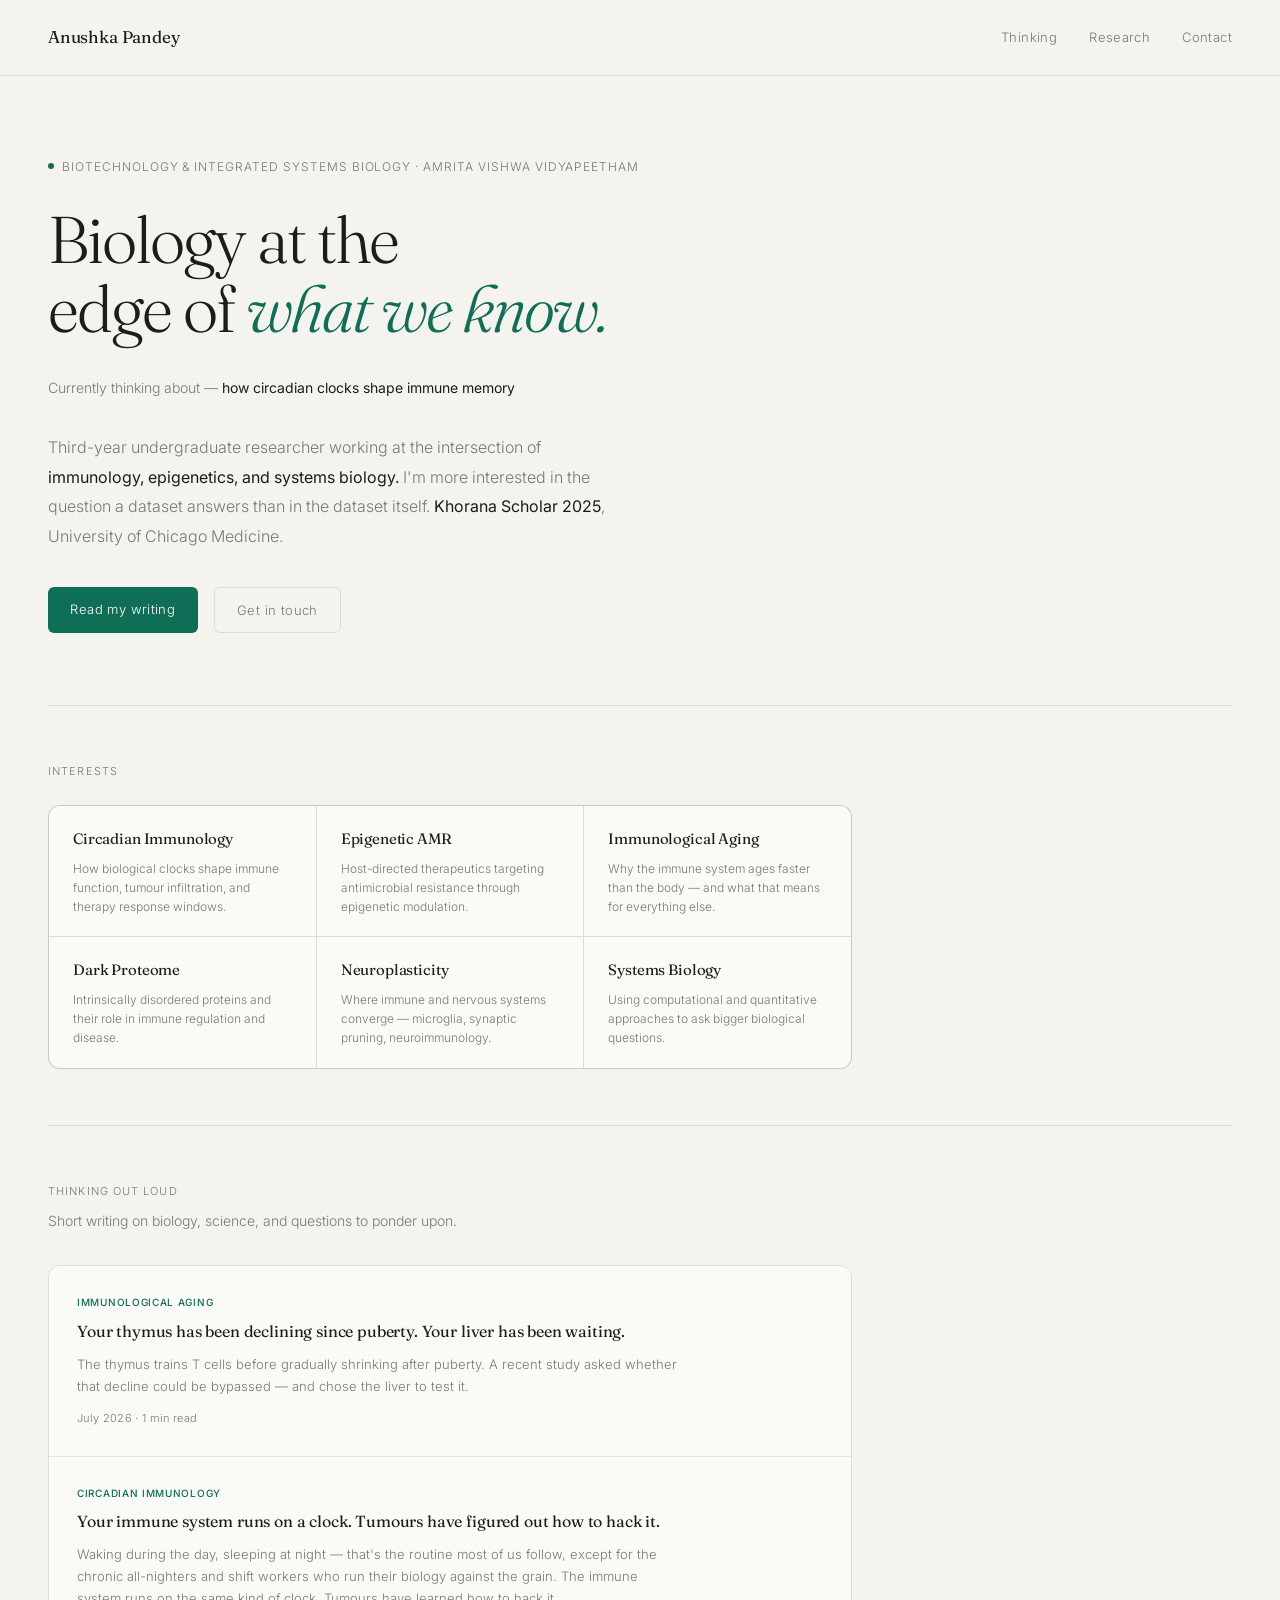
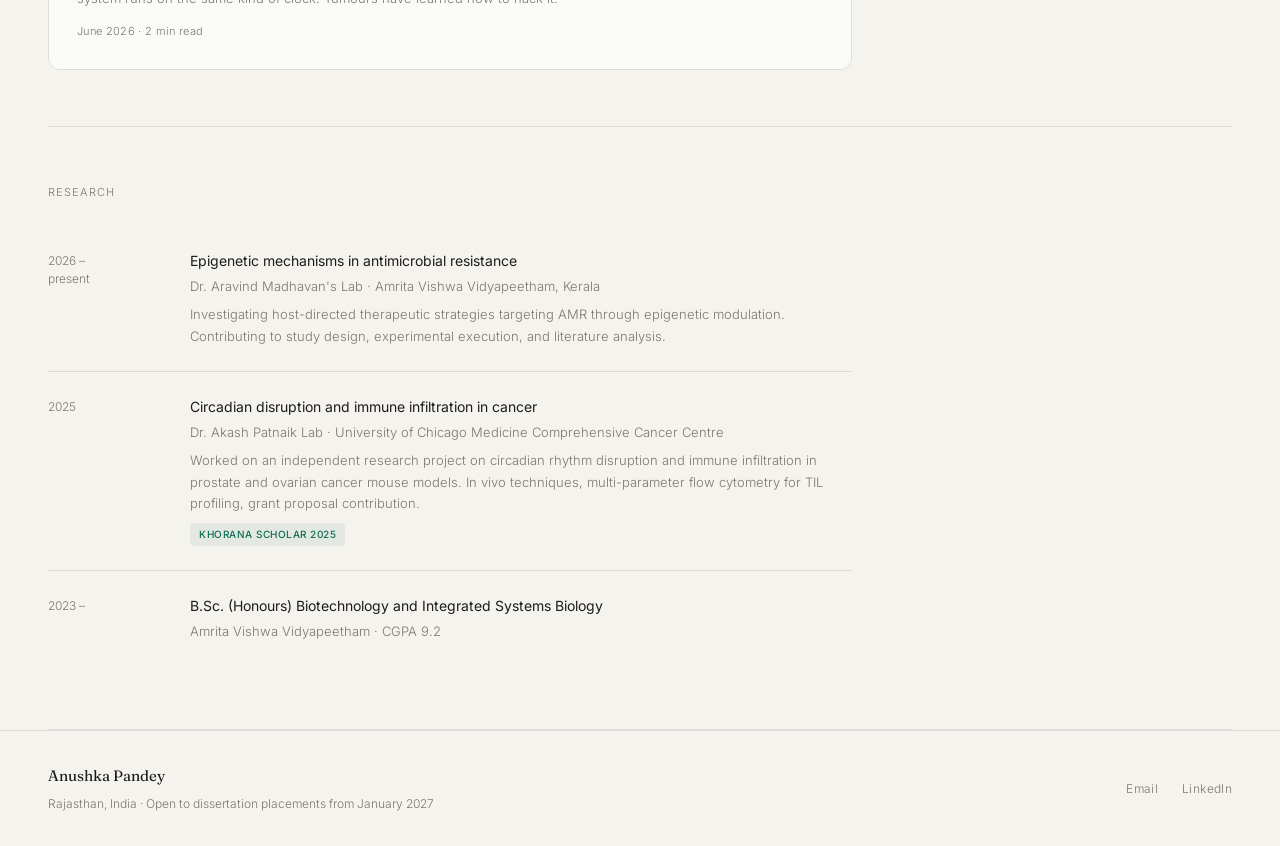
<file: index.html>
<!DOCTYPE html>
<html lang="en">
<head>
  <meta charset="UTF-8" />
  <meta name="viewport" content="width=device-width, initial-scale=1.0" />
  <meta name="description" content="Anushka Pandey — Biotechnology and Systems Biology researcher. Writing on immunology, epigenetics, circadian biology, and the edges of what we know." />
  <title>Anushka Pandey</title>
  <link rel="stylesheet" href="style.css" />
  <link href="https://fonts.googleapis.com/css2?family=Fraunces:ital,opsz,wght@0,9..144,300;0,9..144,400;1,9..144,300&family=Inter:wght@300;400;500&display=swap" rel="stylesheet" />
</head>
<body>

  <!-- ============ NAV ============ -->
  <nav>
    <a href="/" class="nav-name">Anushka Pandey</a>
    <ul class="nav-links">
      <li><a href="#thinking">Thinking</a></li>
      <li><a href="#research">Research</a></li>
      <li><a href="#contact">Contact</a></li>
    </ul>
    <button class="nav-toggle" aria-label="Open menu" onclick="toggleMenu()">&#9776;</button>
  </nav>

  <div class="mobile-menu" id="mobileMenu">
    <a href="#thinking" onclick="toggleMenu()">thinking</a>
    <a href="#research" onclick="toggleMenu()">research</a>
    <a href="#contact" onclick="toggleMenu()">contact</a>
  </div>

  <!-- ============ HERO ============ -->
  <section class="hero">
    <p class="eyebrow"><span class="dot"></span>Biotechnology &amp; Integrated Systems Biology · Amrita Vishwa Vidyapeetham</p>
    <h1 class="hero-name">Biology at the<br>edge of <em>what we know.</em></h1>

    <div class="thinking-line">
      <span class="thinking-label">Currently thinking about —&nbsp;</span>
      <div class="rotating-wrap">
        <span class="rotating-text" id="rotating"></span>
      </div>
    </div>

    <p class="hero-bio">
      Third-year undergraduate researcher working at the intersection of
      <strong>immunology, epigenetics, and systems biology.</strong>
     I'm more interested in the question a dataset answers than in the dataset itself.  
      <strong>Khorana Scholar 2025</strong>, University of Chicago Medicine.
 
    </p>

    <div class="hero-cta">
      <a href="#thinking" class="btn-primary">Read my writing</a>
      <a href="mailto:anushka.mpandey03@gmail.com" class="btn-ghost">Get in touch</a>
    </div>
  </section>

  <hr class="divider" />

  <!-- ============ INTERESTS ============ -->
  <section class="section">
    <p class="section-label">Interests</p>
    <div class="interests-grid">
      <div class="interest-cell">
        <p class="interest-topic">Circadian Immunology</p>
        <p class="interest-sub">How biological clocks shape immune function, tumour infiltration, and therapy response windows.</p>
      </div>
      <div class="interest-cell">
        <p class="interest-topic">Epigenetic AMR</p>
        <p class="interest-sub">Host-directed therapeutics targeting antimicrobial resistance through epigenetic modulation.</p>
      </div>
      <div class="interest-cell">
        <p class="interest-topic">Immunological Aging</p>
        <p class="interest-sub">Why the immune system ages faster than the body — and what that means for everything else.</p>
      </div>
      <div class="interest-cell">
        <p class="interest-topic">Dark Proteome</p>
        <p class="interest-sub">Intrinsically disordered proteins and their role in immune regulation and disease.</p>
      </div>
      <div class="interest-cell">
        <p class="interest-topic">Neuroplasticity</p>
        <p class="interest-sub">Where immune and nervous systems converge — microglia, synaptic pruning, neuroimmunology.</p>
      </div>
      <div class="interest-cell">
        <p class="interest-topic">Systems Biology</p>
        <p class="interest-sub">Using computational and quantitative approaches to ask bigger biological questions.</p>
      </div>
    </div>
  </section>

  <hr class="divider" />

  <!-- ============ WRITING ============ -->
  <section class="section" id="thinking">
    <p class="section-label">thinking out loud</p>
    <p class="section-sub">Short writing on biology, science, and questions to ponder upon.</p>
    <div class="writing-stack">

<article class="post-card" onclick="window.location='liver-thymus-aging.html'" style="cursor:pointer;">
  <div class="post-body">
    <p class="post-tag">Immunological Aging</p>
    <h2 class="post-title">Your thymus has been declining since puberty. Your liver has been waiting.</h2>
    <p class="post-preview">The thymus trains T cells before gradually shrinking after puberty. A recent study asked whether that decline could be bypassed — and chose the liver to test it.</p>
    <p class="post-date">July 2026 · 1 min read</p>
  </div>
</article>

  <article class="post-card" onclick="window.location='circadian-immunity.html'" style="cursor:pointer;">
    <div class="post-body">
      <p class="post-tag">Circadian Immunology</p>
      <h2 class="post-title">Your immune system runs on a clock. Tumours have figured out how to hack it.</h2>
      <p class="post-preview">Waking during the day, sleeping at night — that's the routine most of us follow, except for the chronic all-nighters and shift workers who run their biology against the grain. The immune system runs on the same kind of clock. Tumours have learned how to hack it.</p>
      <p class="post-date">June 2026 · 2 min read</p>
    </div>
  </article>

</div>

  
  </section>

  <hr class="divider" />

  <!-- ============ RESEARCH ============ -->
  <section class="section" id="research">
    <p class="section-label">research</p>

    <div class="timeline">
      <div class="timeline-item">
        <div class="timeline-year">2026 –<br>present</div>
        <div class="timeline-content">
          <p class="timeline-title">Epigenetic mechanisms in antimicrobial resistance</p>
          <p class="timeline-where">Dr. Aravind Madhavan's Lab · Amrita Vishwa Vidyapeetham, Kerala</p>
          <p class="timeline-detail">Investigating host-directed therapeutic strategies targeting AMR through epigenetic modulation. Contributing to study design, experimental execution, and literature analysis.</p>
        </div>
      </div>

      <div class="timeline-item">
        <div class="timeline-year">2025</div>
        <div class="timeline-content">
          <p class="timeline-title">Circadian disruption and immune infiltration in cancer</p>
          <p class="timeline-where">Dr. Akash Patnaik Lab · University of Chicago Medicine Comprehensive Cancer Centre</p>
          <p class="timeline-detail">Worked on an independent research project on circadian rhythm disruption and immune infiltration in prostate and ovarian cancer mouse models. In vivo techniques, multi-parameter flow cytometry for TIL profiling, grant proposal contribution.</p>
          <span class="badge">Khorana Scholar 2025</span>
        </div>
      </div>

      <div class="timeline-item">
        <div class="timeline-year">2023 –</div>
        <div class="timeline-content">
          <p class="timeline-title">B.Sc. (Honours) Biotechnology and Integrated Systems Biology</p>
          <p class="timeline-where">Amrita Vishwa Vidyapeetham · CGPA 9.2</p>
         
        </div>
      </div>
    </div>
  </section>

  <hr class="divider" />

  <!-- ============ FOOTER ============ -->
  <footer id="contact">
    <div class="footer-left">
      <p class="footer-name">Anushka Pandey</p>
      <p class="footer-sub">Rajasthan, India · Open to dissertation placements from January 2027</p>
    </div>
    <div class="footer-links">
      <a href="mailto:anushka.mpandey03@gmail.com">Email</a>
      <a href="https://www.linkedin.com/in/anushka-pandey-amp1437" target="_blank" rel="noopener">LinkedIn</a>
      
    </div>
  </footer>

  <script src="script.js"></script>
</body>
</html>
</file>
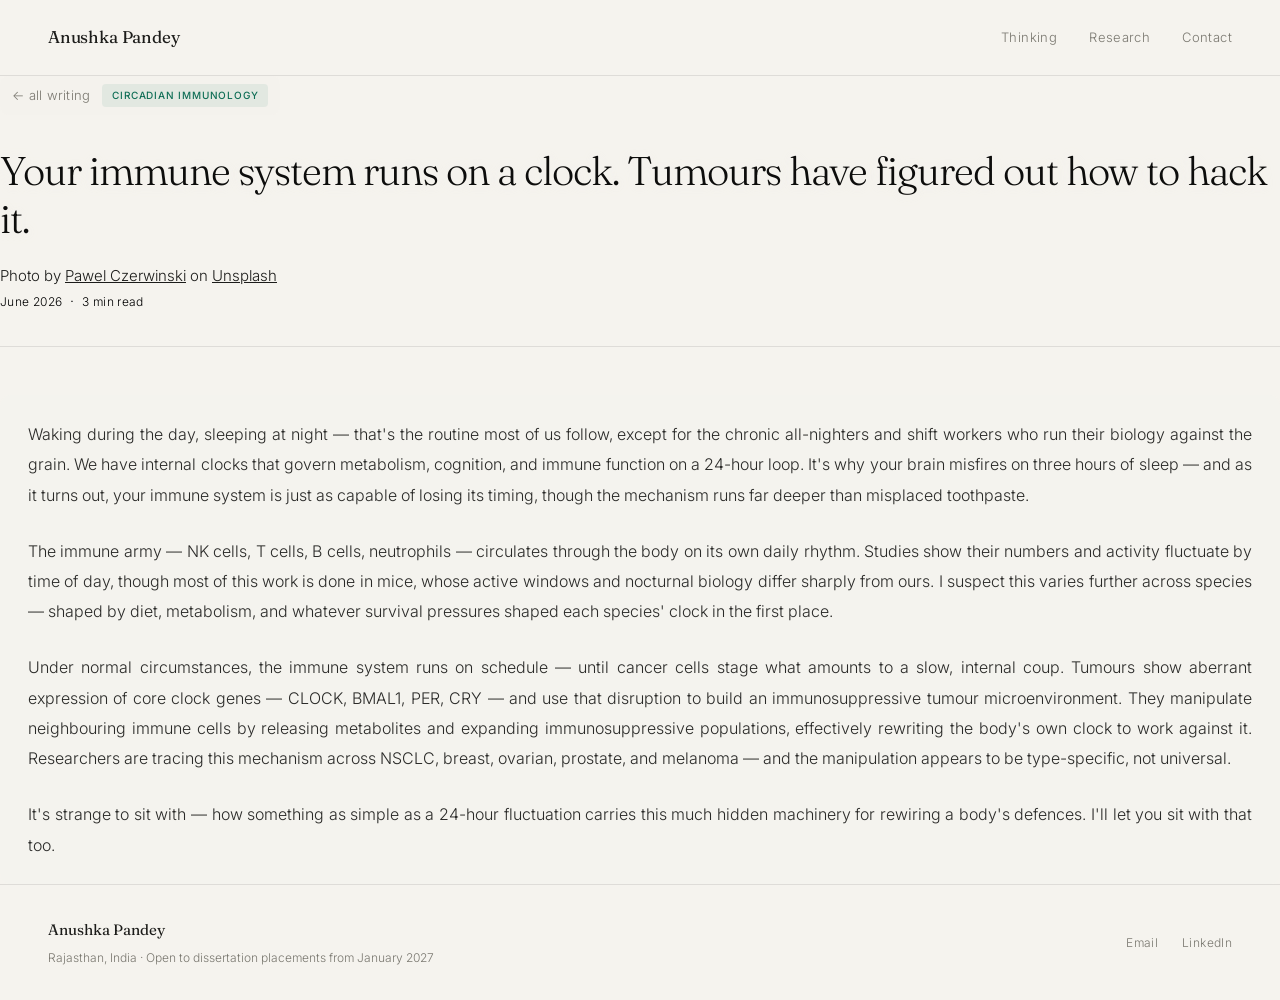
<file: circadian-immunity.html>
<!DOCTYPE html>
<html lang="en">
<head>
  <meta charset="UTF-8" />
  <meta name="viewport" content="width=device-width, initial-scale=1.0" />
  <meta name="description" content="Tumours that grow at night behave differently from tumours that grow during the day. The immune system has a clock — and cancer has figured out how to use it." />
  <title>Your immune system runs on a clock. Tumours have figured out how to hack it. — Anushka Pandey</title>
  <link rel="stylesheet" href="style.css" />
  <link rel="stylesheet" href="post.css" />
  <link href="https://fonts.googleapis.com/css2?family=Fraunces:ital,opsz,wght@0,9..144,300;0,9..144,400;1,9..144,300;1,9..144,400&family=Inter:wght@300;400;500&display=swap" rel="stylesheet" />
</head>
<body>

  <nav>
    <a href="index.html" class="nav-name">Anushka Pandey</a>
    <ul class="nav-links">
      <li><a href="index.html#thinking">Thinking</a></li>
      <li><a href="index.html#research">Research</a></li>
      <li><a href="index.html#contact">Contact</a></li>
    </ul>
    <button class="nav-toggle" aria-label="Open menu" onclick="toggleMenu()">&#9776;</button>
  </nav>

  <div class="mobile-menu" id="mobileMenu">
    <a href="index.html#thinking" onclick="toggleMenu()">thinking</a>
    <a href="index.html#research" onclick="toggleMenu()">research</a>
    <a href="index.html#contact" onclick="toggleMenu()">contact</a>
  </div>

  <main class="post-main" style="background-image: linear-gradient(rgba(245,243,238,0.30), rgba(245,243,238,0.40)), url('https://images.unsplash.com/photo-1566410824233-a8011929225c?w=1000&auto=format&fit=crop&q=60&ixlib=rb-4.1.0&ixid=M3wxMjA3fDB8MHxzZWFyY2h8MTB8fGFic3RyYWN0JTIwZGFyayUyMHRleHR1cmV8ZW58MHx8MHx8fDA%3D'); background-size: cover; background-position: center; background-attachment: fixed;">

    <div class="post-meta">
      <a href="index.html#thinking" class="back-link">← all writing</a>
      <span class="post-meta-tag">Circadian Immunology</span>
    </div>

    <h1 class="post-heading">
      Your immune system runs on a clock. Tumours have figured out how to hack it.
    </h1>
    <p class="image-credit">Photo by <a href="https://unsplash.com/@pawel_czerwinski" target="_blank" rel="noopener">Pawel Czerwinski</a> on <a href="https://unsplash.com" target="_blank" rel="noopener">Unsplash</a></p>
    <div class="post-info"> 
      <span class="post-info-date">June 2026</span>
      <span class="post-info-dot">·</span>
      <span class="post-info-read">3 min read</span>
    </div>

    <div class="post-body-content">

      <p>Waking during the day, sleeping at night — that's the routine most of us follow, except for the chronic all-nighters and shift workers who run their biology against the grain. We have internal clocks that govern metabolism, cognition, and immune function on a 24-hour loop. It's why your brain misfires on three hours of sleep — and as it turns out, your immune system is just as capable of losing its timing, though the mechanism runs far deeper than misplaced toothpaste.
 </p>
      <p>The immune army — NK cells, T cells, B cells, neutrophils — circulates through the body on its own daily rhythm. Studies show their numbers and activity fluctuate by time of day, though most of this work is done in mice, whose active windows and nocturnal biology differ sharply from ours. I suspect this varies further across species — shaped by diet, metabolism, and whatever survival pressures shaped each species' clock in the first place. </p>
      <p>Under normal circumstances, the immune system runs on schedule — until cancer cells stage what amounts to a slow, internal coup. Tumours show aberrant expression of core clock genes — CLOCK, BMAL1, PER, CRY — and use that disruption to build an immunosuppressive tumour microenvironment. They manipulate neighbouring immune cells by releasing metabolites and expanding immunosuppressive populations, effectively rewriting the body's own clock to work against it. Researchers are tracing this mechanism across NSCLC, breast, ovarian, prostate, and melanoma — and the manipulation appears to be type-specific, not universal. </p>  
      <p>It's strange to sit with — how something as simple as a 24-hour fluctuation carries this much hidden machinery for rewiring a body's defences. I'll let you sit with that too.
 </p>
    </div>

   

  </main>

  <footer id="contact">
    <div class="footer-left">
      <p class="footer-name">Anushka Pandey</p>
      <p class="footer-sub">Rajasthan, India · Open to dissertation placements from January 2027</p>
    </div>
    <div class="footer-links">
      <a href="mailto:anushka.mpandey03@gmail.com">Email</a>
      <a href="https://www.linkedin.com/in/anushka-pandey-amp1473" target="_blank" rel="noopener">LinkedIn</a>
    </div>
  </footer>

  <script src="script.js"></script>
</body>
</html>
</file>
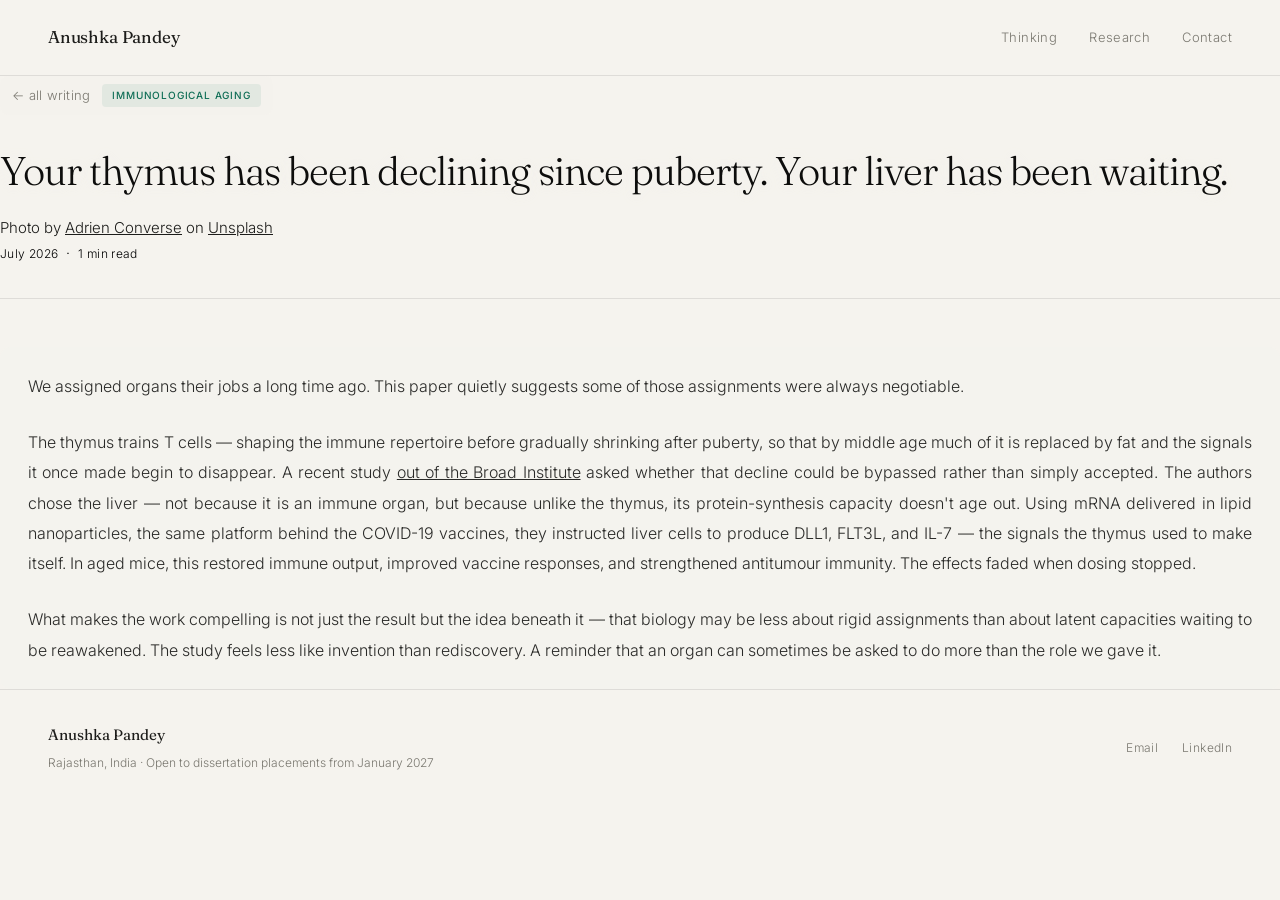
<file: liver-thymus-aging.html>
<!DOCTYPE html>
<html lang="en">
<head>
  <meta charset="UTF-8" />
  <meta name="viewport" content="width=device-width, initial-scale=1.0" />
  <meta name="description" content="The thymus shrinks with age. A recent study asked whether the liver could step in — and what that means for how we think about biological roles." />
  <title>Your thymus has been declining since puberty. Your liver has been waiting. — Anushka Pandey</title>
  <link rel="stylesheet" href="style.css" />
  <link rel="stylesheet" href="post.css" />
  <link href="https://fonts.googleapis.com/css2?family=Fraunces:ital,opsz,wght@0,9..144,300;0,9..144,400;1,9..144,300;1,9..144,400&family=Inter:wght@300;400;500&display=swap" rel="stylesheet" />
</head>
<body>

  <nav>
    <a href="index.html" class="nav-name">Anushka Pandey</a>
    <ul class="nav-links">
      <li><a href="index.html#thinking">Thinking</a></li>
      <li><a href="index.html#research">Research</a></li>
      <li><a href="index.html#contact">Contact</a></li>
    </ul>
    <button class="nav-toggle" aria-label="Open menu" onclick="toggleMenu()">&#9776;</button>
  </nav>

  <div class="mobile-menu" id="mobileMenu">
    <a href="index.html#thinking" onclick="toggleMenu()">thinking</a>
    <a href="index.html#research" onclick="toggleMenu()">research</a>
    <a href="index.html#contact" onclick="toggleMenu()">contact</a>
  </div>

  <main class="post-main" style="background-image: linear-gradient(rgba(245,243,238,0.30), rgba(245,243,238,0.40)), url('https://images.unsplash.com/photo-1516670428252-df97bba108d1?w=600&auto=format&fit=crop&q=60&ixlib=rb-4.1.0&ixid=M3wxMjA3fDB8MHxzZWFyY2h8MTV8fGJpb2xvZ3l8ZW58MHx8MHx8fDA%3D'); background-size: cover; background-position: center; background-attachment: fixed;">

    <div class="post-meta">
      <a href="index.html#thinking" class="back-link">← all writing</a>
      <span class="post-meta-tag">Immunological Aging</span>
    </div>

    <h1 class="post-heading">
      Your thymus has been declining since puberty. Your liver has been waiting.    
    </h1>
    <p class="image-credit">Photo by <a href="https://unsplash.com/@adrienconverse" target="_blank" rel="noopener">Adrien Converse</a> on <a href="https://unsplash.com" target="_blank" rel="noopener">Unsplash</a></p>
    <div class="post-info"> 
      <span class="post-info-date">July 2026</span>
      <span class="post-info-dot">·</span>
      <span class="post-info-read">1 min read</span>
    </div>

    <div class="post-body-content">

      <p>
  We assigned organs their jobs a long time ago. This paper quietly 
  suggests some of those assignments were always negotiable.
</p>

<p>
  The thymus trains T cells — shaping the immune repertoire before 
  gradually shrinking after puberty, so that by middle age much of it 
  is replaced by fat and the signals it once made begin to disappear. 
  A recent study <a href="https://www.nature.com/articles/s41586-025-09873-4" 
  target="_blank" rel="noopener">out of the Broad Institute</a> asked 
  whether that decline could be bypassed rather than simply accepted. 
  The authors chose the liver — not because it is an immune organ, but 
  because unlike the thymus, its protein-synthesis capacity doesn't age 
  out. Using mRNA delivered in lipid nanoparticles, the same platform 
  behind the COVID-19 vaccines, they instructed liver cells to produce 
  DLL1, FLT3L, and IL-7 — the signals the thymus used to make itself. 
  In aged mice, this restored immune output, improved vaccine responses, 
  and strengthened antitumour immunity. The effects faded when dosing 
  stopped.
</p>

<p>
  What makes the work compelling is not just the result but the idea 
  beneath it — that biology may be less about rigid assignments than 
  about latent capacities waiting to be reawakened. The study feels 
  less like invention than rediscovery. A reminder that an organ can 
  sometimes be asked to do more than the role we gave it.
</p>
    </div>

   

  </main>

  <footer id="contact">
    <div class="footer-left">
      <p class="footer-name">Anushka Pandey</p>
      <p class="footer-sub">Rajasthan, India · Open to dissertation placements from January 2027</p>
    </div>
    <div class="footer-links">
      <a href="mailto:anushka.mpandey03@gmail.com">Email</a>
      <a href="https://www.linkedin.com/in/anushka-pandey-amp1473" target="_blank" rel="noopener">LinkedIn</a>
    </div>
  </footer>

  <script src="script.js"></script>
</body>
</html>
</file>
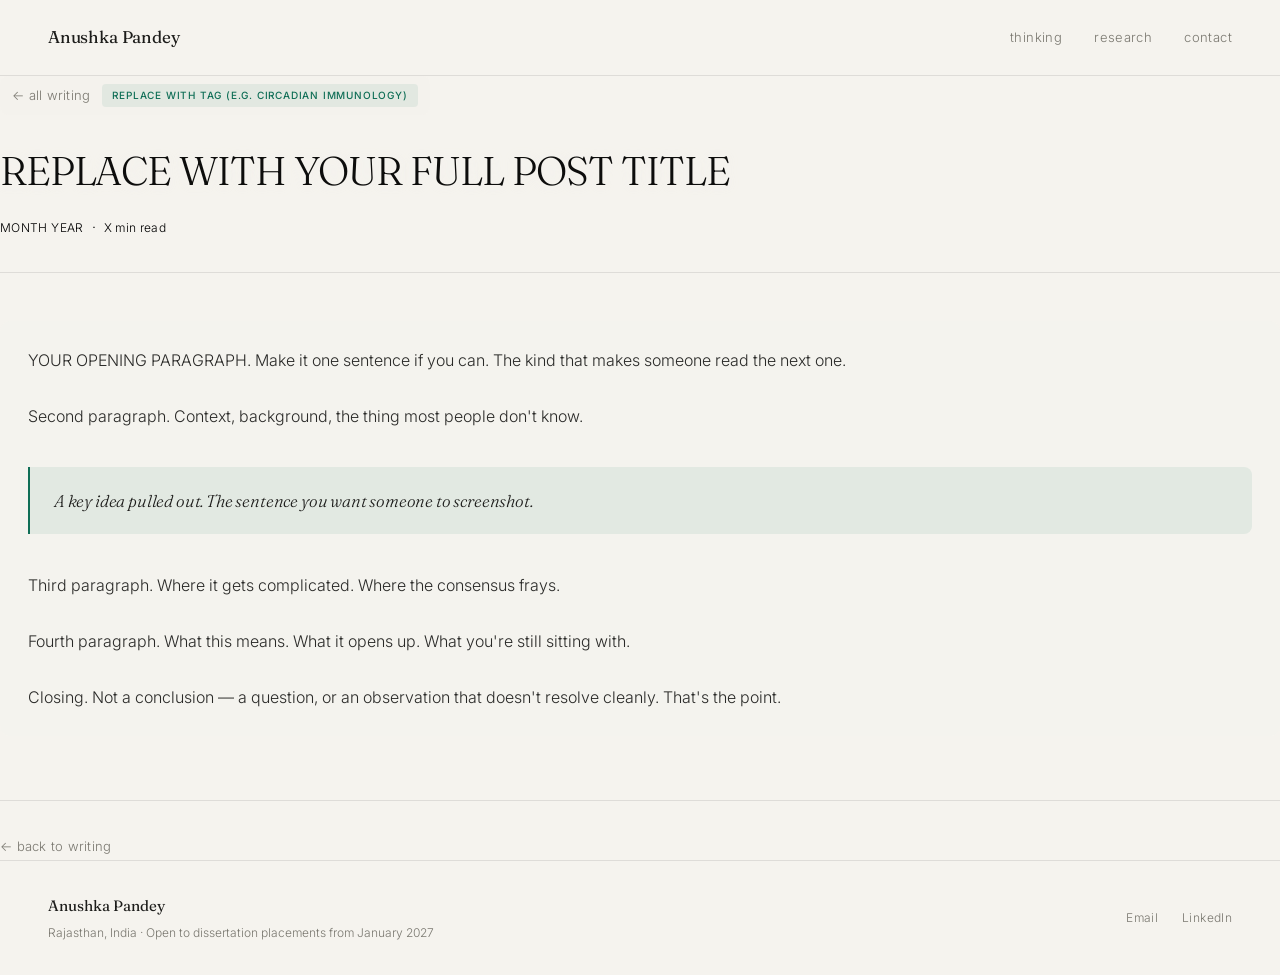
<file: post-template.html>
<!DOCTYPE html>
<html lang="en">
<head>
  <meta charset="UTF-8" />
  <meta name="viewport" content="width=device-width, initial-scale=1.0" />
  <meta name="description" content="REPLACE WITH ONE LINE SUMMARY OF YOUR POST" />
  <title>REPLACE WITH POST TITLE — Anushka Pandey</title>
  <link rel="stylesheet" href="style.css" />
  <link rel="stylesheet" href="post.css" />
  <link href="https://fonts.googleapis.com/css2?family=Fraunces:ital,opsz,wght@0,9..144,300;0,9..144,400;1,9..144,300;1,9..144,400&family=Inter:wght@300;400;500&display=swap" rel="stylesheet" />
</head>
<body>

  <!-- ============ NAV ============ -->
  <nav>
    <a href="index.html" class="nav-name">Anushka Pandey</a>
    <ul class="nav-links">
      <li><a href="index.html#thinking">thinking</a></li>
      <li><a href="index.html#research">research</a></li>
      <li><a href="index.html#contact">contact</a></li>
    </ul>
    <button class="nav-toggle" aria-label="Open menu" onclick="toggleMenu()">&#9776;</button>
  </nav>

  <div class="mobile-menu" id="mobileMenu">
    <a href="index.html#thinking" onclick="toggleMenu()">thinking</a>
    <a href="index.html#research" onclick="toggleMenu()">research</a>
    <a href="index.html#contact" onclick="toggleMenu()">contact</a>
  </div>

  <!-- ============ POST ============ -->
  <main class="post-main">

    <div class="post-meta">
      <a href="index.html#thinking" class="back-link">← all writing</a>
      <span class="post-meta-tag">REPLACE WITH TAG (e.g. Circadian Immunology)</span>
    </div>

    <h1 class="post-heading">
      REPLACE WITH YOUR FULL POST TITLE
    </h1>

    <div class="post-info">
      <span class="post-info-date">MONTH YEAR</span>
      <span class="post-info-dot">·</span>
      <span class="post-info-read">X min read</span>
    </div>

    <div class="post-body-content">

      <!-- 
        WRITE YOUR POST BELOW.
        Use <p> for paragraphs.
        Use <em> for italics.
        Use <strong> for bold (use sparingly).
        Use <blockquote> for a key idea you want to stand out.
        Leave a blank line between paragraphs for readability.
      -->

      <p>
        YOUR OPENING PARAGRAPH. Make it one sentence if you can. The kind that makes someone read the next one.
      </p>

      <p>
        Second paragraph. Context, background, the thing most people don't know.
      </p>

      <blockquote>
        A key idea pulled out. The sentence you want someone to screenshot.
      </blockquote>

      <p>
        Third paragraph. Where it gets complicated. Where the consensus frays.
      </p>

      <p>
        Fourth paragraph. What this means. What it opens up. What you're still sitting with.
      </p>

      <p>
        Closing. Not a conclusion — a question, or an observation that doesn't resolve cleanly. That's the point.
      </p>

    </div>

    <div class="post-footer-nav">
      <a href="index.html#thinking" class="back-link">← back to writing</a>
    </div>

  </main>

  <!-- ============ FOOTER ============ -->
  <footer id="contact">
    <div class="footer-left">
      <p class="footer-name">Anushka Pandey</p>
      <p class="footer-sub">Rajasthan, India · Open to dissertation placements from January 2027</p>
    </div>
    <div class="footer-links">
      <a href="mailto:anushka.mpandey03@gmail.com">Email</a>
      <a href="https://www.linkedin.com/in/anushka-pandey-amp1473" target="_blank" rel="noopener">LinkedIn</a>
    </div>
  </footer>

  <script src="script.js"></script>
</body>
</html>
</file>
<file: style.css>
/* ============================================
   ANUSHKA PANDEY — PERSONAL WEBSITE
   style.css
   ============================================ */

*, *::before, *::after {
  box-sizing: border-box;
  margin: 0;
  padding: 0;
}

:root {
  --bg:           #F5F3EE;
  --card-bg:      #FAFAF7;
  --text:         #1C1C1A;
  --muted:        #7A7870;
  --accent:       #0F6E56;
  --accent-light: rgba(15, 110, 86, 0.08);
  --accent-warm:  #C0521E;
  --border:       rgba(28, 28, 26, 0.1);
}

/* ---- BASE ---- */
html { scroll-behavior: smooth; }

body {
  font-family: 'Inter', system-ui, -apple-system, sans-serif;
  background: var(--bg);
  color: var(--text);
  font-size: 15px;
  line-height: 1.75;
  font-weight: 300;
  min-height: 100vh;
}

a { color: inherit; }

/* ============ NAV ============ */
nav {
  display: flex;
  justify-content: space-between;
  align-items: center;
  padding: 1.4rem 3rem;
  border-bottom: 0.5px solid var(--border);
  position: sticky;
  top: 0;
  background: var(--bg);
  z-index: 100;
}

.nav-name {
  font-family: 'Fraunces', serif;
  font-size: 17px;
  font-weight: 400;
  letter-spacing: -0.01em;
  text-decoration: none;
  color: var(--text);
}

.nav-links {
  display: flex;
  gap: 2rem;
  list-style: none;
}

.nav-links a {
  color: var(--muted);
  text-decoration: none;
  font-size: 13px;
  letter-spacing: 0.03em;
  transition: color 0.2s;
}

.nav-links a:hover { color: var(--text); }

.nav-toggle {
  display: none;
  background: none;
  border: none;
  font-size: 20px;
  cursor: pointer;
  color: var(--text);
}

/* ---- Mobile menu ---- */
.mobile-menu {
  display: none;
  flex-direction: column;
  background: var(--card-bg);
  border-bottom: 0.5px solid var(--border);
  padding: 1rem 2rem;
  gap: 1rem;
}

.mobile-menu.open { display: flex; }

.mobile-menu a {
  text-decoration: none;
  color: var(--muted);
  font-size: 14px;
  letter-spacing: 0.03em;
}

/* ============ HERO ============ */
.hero {
  padding: 5rem 3rem 4.5rem;
  max-width: 860px;
}

.eyebrow {
  font-size: 12px;
  letter-spacing: 0.08em;
  color: var(--muted);
  text-transform: uppercase;
  margin-bottom: 1.75rem;
  display: flex;
  align-items: center;
  gap: 0.5rem;
}

.dot {
  display: inline-block;
  width: 6px;
  height: 6px;
  border-radius: 50%;
  background: var(--accent);
  flex-shrink: 0;
  animation: pulse 2.5s ease-in-out infinite;
}

@keyframes pulse {
  0%, 100% { opacity: 1; }
  50%       { opacity: 0.25; }
}

.hero-name {
  font-family: 'Fraunces', serif;
  font-size: clamp(40px, 7vw, 66px);
  font-weight: 300;
  line-height: 1.06;
  letter-spacing: -0.03em;
  margin-bottom: 2rem;
}

.hero-name em {
  font-style: italic;
  color: var(--accent);
}

/* ---- Rotating text ---- */
.thinking-line {
  display: flex;
  align-items: baseline;
  gap: 0;
  font-size: 14px;
  color: var(--muted);
  margin-bottom: 2rem;
  flex-wrap: wrap;
}

.thinking-label { white-space: nowrap; }

.rotating-wrap {
  position: relative;
  min-height: 1.5em;
  min-width: 280px;
}

.rotating-text {
  display: inline-block;
  color: var(--text);
  font-weight: 400;
  transition: opacity 0.45s ease, transform 0.45s ease;
}

.rotating-text.fade-out {
  opacity: 0;
  transform: translateY(-6px);
}

.rotating-text.fade-in {
  opacity: 0;
  transform: translateY(8px);
}

/* ---- Hero bio ---- */
.hero-bio {
  font-size: 16px;
  color: var(--muted);
  max-width: 560px;
  line-height: 1.85;
  margin-bottom: 2.25rem;
}

.hero-bio strong {
  color: var(--text);
  font-weight: 400;
}

/* ---- CTA buttons ---- */
.hero-cta {
  display: flex;
  gap: 1rem;
  flex-wrap: wrap;
}

.btn-primary {
  display: inline-block;
  padding: 0.65rem 1.4rem;
  background: var(--accent);
  color: #fff;
  text-decoration: none;
  font-size: 13px;
  letter-spacing: 0.03em;
  border-radius: 6px;
  transition: opacity 0.2s;
}

.btn-primary:hover { opacity: 0.85; }

.btn-ghost {
  display: inline-block;
  padding: 0.65rem 1.4rem;
  border: 0.5px solid var(--border);
  color: var(--muted);
  text-decoration: none;
  font-size: 13px;
  letter-spacing: 0.03em;
  border-radius: 6px;
  transition: border-color 0.2s, color 0.2s;
}

.btn-ghost:hover {
  border-color: var(--text);
  color: var(--text);
}

/* ============ DIVIDER ============ */
.divider {
  border: none;
  border-top: 0.5px solid var(--border);
  margin: 0 3rem;
}

/* ============ SECTIONS ============ */
.section {
  padding: 3.5rem 3rem;
  max-width: 900px;
}

.section-label {
  font-size: 11px;
  letter-spacing: 0.1em;
  text-transform: uppercase;
  color: var(--muted);
  margin-bottom: 0.5rem;
}

.section-sub {
  font-size: 14px;
  color: var(--muted);
  margin-bottom: 2rem;
  max-width: 480px;
}

/* ============ INTERESTS GRID ============ */
.interests-grid {
  display: grid;
  grid-template-columns: repeat(auto-fit, minmax(200px, 1fr));
  gap: 1px;
  border: 0.5px solid var(--border);
  border-radius: 12px;
  overflow: hidden;
  background: var(--border);
  margin-top: 1.5rem;
}

.interest-cell {
  background: var(--card-bg);
  padding: 1.25rem 1.5rem;
  transition: background 0.2s;
}

.interest-cell:hover { background: var(--bg); }

.interest-topic {
  font-family: 'Fraunces', serif;
  font-size: 15px;
  font-weight: 400;
  letter-spacing: -0.01em;
  margin-bottom: 0.4rem;
}

.interest-sub {
  font-size: 12px;
  color: var(--muted);
  line-height: 1.6;
}

/* ============ WRITING ============ */
.writing-stack {
  display: flex;
  flex-direction: column;
  border: 0.5px solid var(--border);
  border-radius: 12px;
  overflow: hidden;
}

.post-card {
  background: var(--card-bg);
  padding: 1.75rem;
  border-bottom: 0.5px solid var(--border);
  transition: background 0.2s;
  cursor: default;
}

.post-card:last-child { border-bottom: none; }
.post-card:hover { background: var(--bg); }

.post-tag {
  font-size: 10px;
  letter-spacing: 0.07em;
  text-transform: uppercase;
  color: var(--accent);
  font-weight: 500;
  margin-bottom: 0.5rem;
}

.post-title {
  font-family: 'Fraunces', serif;
  font-size: 16px;
  font-weight: 400;
  letter-spacing: -0.01em;
  line-height: 1.45;
  margin-bottom: 0.6rem;
}

.post-preview {
  font-size: 13px;
  color: var(--muted);
  line-height: 1.7;
  max-width: 600px;
  margin-bottom: 0.75rem;
}

.post-date {
  font-size: 11px;
  color: var(--muted);
  letter-spacing: 0.03em;
}

/* ============ TIMELINE ============ */
.timeline {
  display: flex;
  flex-direction: column;
  margin-top: 1.5rem;
}

.timeline-item {
  display: grid;
  grid-template-columns: 110px 1fr;
  gap: 2rem;
  padding: 1.5rem 0;
  border-bottom: 0.5px solid var(--border);
}

.timeline-item:last-child { border-bottom: none; }

.timeline-year {
  font-size: 12px;
  color: var(--muted);
  padding-top: 2px;
  line-height: 1.5;
}

.timeline-title {
  font-size: 14px;
  font-weight: 400;
  margin-bottom: 0.25rem;
  line-height: 1.5;
}

.timeline-where {
  font-size: 13px;
  color: var(--muted);
  margin-bottom: 0.4rem;
}

.timeline-detail {
  font-size: 13px;
  color: var(--muted);
  line-height: 1.65;
}

.badge {
  display: inline-block;
  font-size: 10px;
  letter-spacing: 0.05em;
  text-transform: uppercase;
  background: var(--accent-light);
  color: var(--accent);
  padding: 3px 9px;
  border-radius: 4px;
  margin-top: 0.5rem;
  font-weight: 500;
}

/* ============ FOOTER ============ */
footer {
  padding: 2rem 3rem;
  border-top: 0.5px solid var(--border);
  display: flex;
  justify-content: space-between;
  align-items: center;
  flex-wrap: wrap;
  gap: 1rem;
}

.footer-name {
  font-family: 'Fraunces', serif;
  font-size: 15px;
  font-weight: 400;
  margin-bottom: 0.2rem;
}

.footer-sub {
  font-size: 12px;
  color: var(--muted);
}

.footer-links {
  display: flex;
  gap: 1.5rem;
}

.footer-links a {
  font-size: 12px;
  color: var(--muted);
  text-decoration: none;
  letter-spacing: 0.03em;
  transition: color 0.2s;
}

.footer-links a:hover { color: var(--accent); }

/* ============ RESPONSIVE ============ */
@media (max-width: 680px) {
  nav {
    padding: 1.2rem 1.5rem;
  }

  .nav-links { display: none; }
  .nav-toggle { display: block; }

  .hero {
    padding: 3rem 1.5rem 3rem;
  }

  .divider { margin: 0 1.5rem; }

  .section {
    padding: 2.5rem 1.5rem;
  }

  .interests-grid {
    grid-template-columns: 1fr 1fr;
  }

  .timeline-item {
    grid-template-columns: 80px 1fr;
    gap: 1rem;
  }

  footer {
    padding: 1.5rem;
    flex-direction: column;
    align-items: flex-start;
  }
}

@media (max-width: 400px) {
  .interests-grid {
    grid-template-columns: 1fr;
  }
}
</file>
<file: post.css>
/* ============================================
   POST PAGE STYLES
   post.css — imported on individual post pages
   ============================================ */

.post-main {
  .post-main {
  max-width: 660px;
  margin: 0 auto;
  padding: 3.5rem 2rem 5rem;
  border-radius: 12px;
}
}
/* ---- Meta row ---- */
.post-meta {
  display: flex;
  align-items: center;
  justify-content: space-between;
  margin-bottom: 2rem;
  flex-wrap: wrap;
  gap: 0.75rem;
  background: rgba(245,243,238,0.85);
  padding: 0.5rem 0.75rem;
  border-radius: 8px;
  width: fit-content;
}

.back-link {
  font-size: 13px;
  color: var(--muted);
  text-decoration: none;
  letter-spacing: 0.02em;
  transition: color 0.2s;
}

.back-link:hover { color: var(--accent); }

.post-meta-tag {
  font-size: 10px;
  letter-spacing: 0.08em;
  text-transform: uppercase;
  color: var(--accent);
  font-weight: 500;
  background: var(--accent-light);
  padding: 3px 10px;
  border-radius: 4px;
}

/* ---- Heading ---- */
.post-heading {
  font-family: 'Fraunces', serif;
  font-size: clamp(26px, 5vw, 40px);
  font-weight: 300;
  line-height: 1.2;
  letter-spacing: -0.025em;
  margin-bottom: 1.25rem;
  color: #0D0D0C;
  text-shadow: 0 1px 12px rgba(245,243,238,0.8);
}
/* ---- Post info ---- */
.post-info {
  display: flex;
  align-items: center;
  gap: 0.5rem;
  margin-bottom: 3rem;
  padding-bottom: 2rem;
  border-bottom: 0.5px solid var(--border);
}
.post-info-date,
.post-info-read {
  font-size: 12px;
  color: #000000;
  letter-spacing: 0.03em;
}

.post-info-dot {
  color: #000000;
  font-size: 14px;
}
/* ---- Body content ---- */
.post-body-content {
  font-size: 16px;
  line-height: 1.9;
  color: var(--text);
  font-weight: 300;
  background: rgba(245,243,238,0.92);
  padding: 1.5rem 1.75rem;
  border-radius: 10px;
}
.post-body-content p {
  margin-bottom: 1.6rem;
  color: #2A2A28;
  text-align: justify;
  text-justify: inter-word;
}

.post-body-content p:last-child {
  margin-bottom: 0;
}

.post-body-content em {
  font-style: italic;
  color: var(--text);
}

.post-body-content strong {
  font-weight: 500;
  color: var(--text);
}

/* ---- Blockquote — pulled key idea ---- */
.post-body-content blockquote {
  margin: 2.25rem 0;
  padding: 1.25rem 1.5rem;
  border-left: 2px solid var(--accent);
  background: var(--accent-light);
  border-radius: 0 8px 8px 0;
  font-family: 'Fraunces', serif;
  font-size: 17px;
  font-style: italic;
  line-height: 1.6;
  color: var(--text);
  font-weight: 300;
  letter-spacing: -0.01em;
}

/* ---- Footer nav ---- */
.post-footer-nav {
  margin-top: 4rem;
  padding-top: 2rem;
  border-top: 0.5px solid var(--border);
}

/* ---- Mobile ---- */
@media (max-width: 680px) {
  .post-main {
    padding: 2.5rem 1.5rem 4rem;
  }

  .post-body-content {
    font-size: 15px;
  }

  .post-body-content blockquote {
    font-size: 16px;
    padding: 1rem 1.25rem;
  }
   /*----Image----*/
   .post-image {
  width: 100%;
  height: 320px;
  object-fit: cover;
  border-radius: 10px;
  margin-bottom: 2.5rem;
  filter: grayscale(15%);
}
  .image-credit {
  font-size: 11px;
  color: var(--muted);
  margin-top: -2rem;
  margin-bottom: 2.5rem;
  text-align: right;
}

.image-credit a {
  color: var(--muted);
  text-decoration: underline;
}

.image-credit a:hover {
  color: var(--accent);
} 
}
</file>
